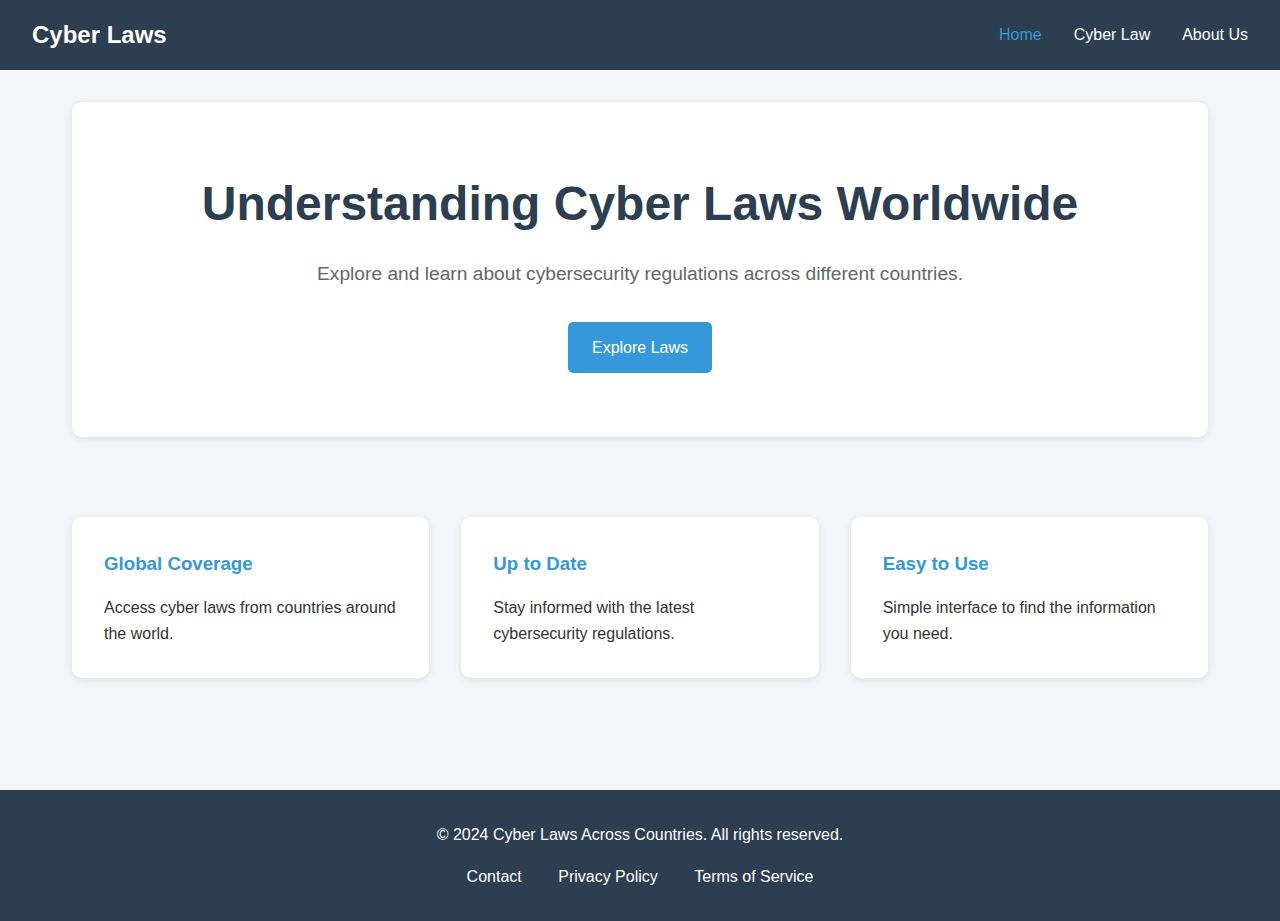
<file: index.html>
<!DOCTYPE html>
<html lang="en">
<head>
    <meta charset="UTF-8">
    <meta name="viewport" content="width=device-width, initial-scale=1.0">
    <title>Cyber Laws Across Countries</title>
    <link rel="stylesheet" href="styles/main.css">
    <link rel="stylesheet" href="styles/nav.css">
    <link rel="stylesheet" href="styles/home.css">
</head>
<body>
    <nav class="navbar">
        <div class="nav-brand">Cyber Laws</div>
        <button class="nav-toggle">
            <span class="hamburger"></span>
        </button>
        <ul class="nav-menu">
            <li><a href="index.html" class="active">Home</a></li>
            <li><a href="cyber-laws.html">Cyber Law</a></li>
            <li><a href="about.html">About Us</a></li>
        </ul>
    </nav>

    <main class="container">
        <section class="hero">
            <h1>Understanding Cyber Laws Worldwide</h1>
            <p>Explore and learn about cybersecurity regulations across different countries.</p>
            <a href="cyber-laws.html" class="cta-button">Explore Laws</a>
        </section>

        <section class="features">
            <div class="feature-card">
                <h3>Global Coverage</h3>
                <p>Access cyber laws from countries around the world.</p>
            </div>
            <div class="feature-card">
                <h3>Up to Date</h3>
                <p>Stay informed with the latest cybersecurity regulations.</p>
            </div>
            <div class="feature-card">
                <h3>Easy to Use</h3>
                <p>Simple interface to find the information you need.</p>
            </div>
        </section>
    </main>

    <footer>
        <p>&copy; 2024 Cyber Laws Across Countries. All rights reserved.</p>
        <div class="footer-links">
            <a href="mailto:contact@cyberlaws.com">Contact</a>
            <a href="#">Privacy Policy</a>
            <a href="#">Terms of Service</a>
        </div>
    </footer>

    <script src="js/nav.js"></script>
</body>
</html>
</file>
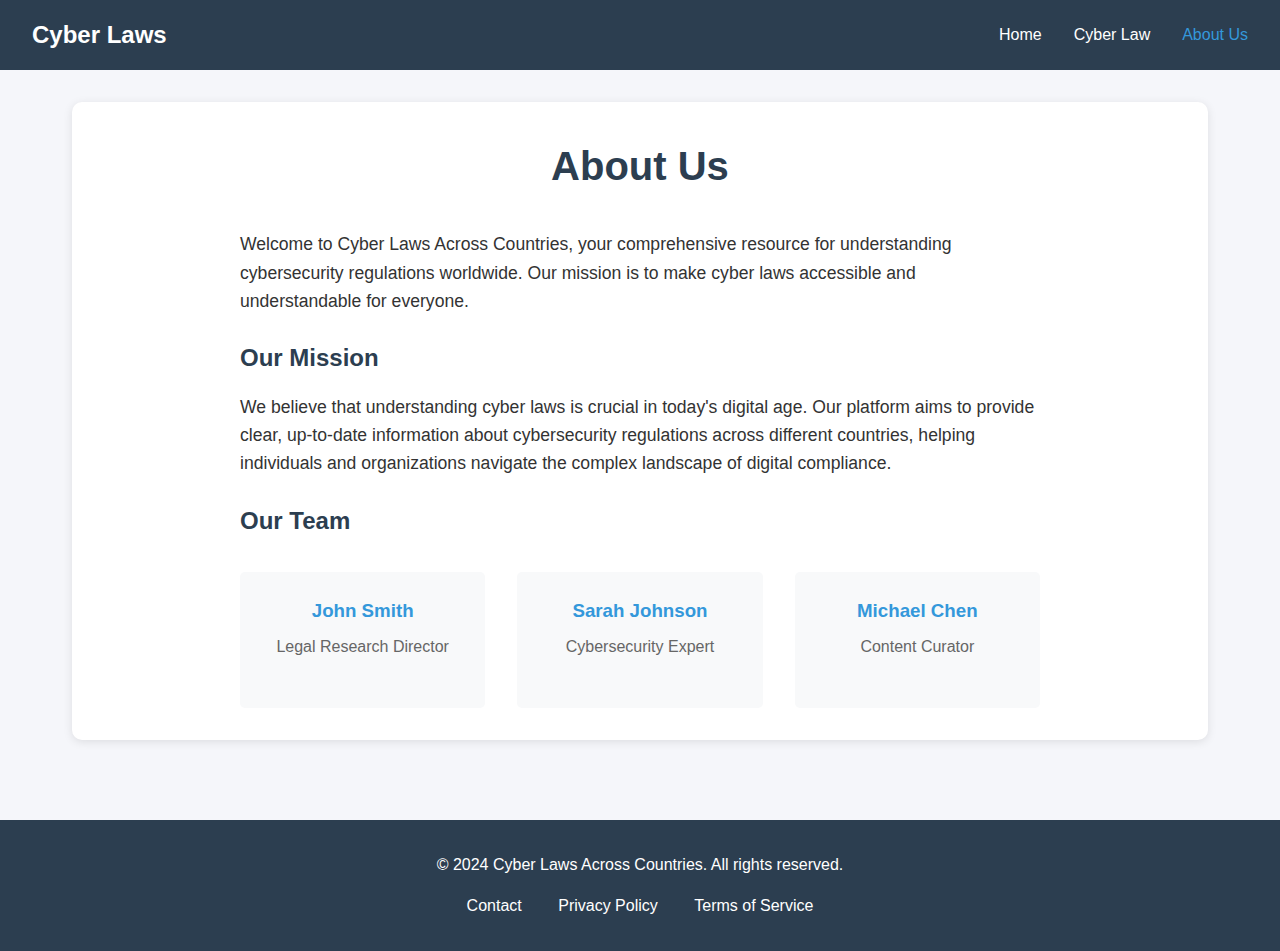
<file: about.html>
<!DOCTYPE html>
<html lang="en">
<head>
    <meta charset="UTF-8">
    <meta name="viewport" content="width=device-width, initial-scale=1.0">
    <title>About Us - Cyber Laws</title>
    <link rel="stylesheet" href="styles/main.css">
    <link rel="stylesheet" href="styles/nav.css">
    <link rel="stylesheet" href="styles/about.css">
</head>
<body>
    <nav class="navbar">
        <div class="nav-brand">Cyber Laws</div>
        <button class="nav-toggle">
            <span class="hamburger"></span>
        </button>
        <ul class="nav-menu">
            <li><a href="index.html">Home</a></li>
            <li><a href="cyber-laws.html">Cyber Law</a></li>
            <li><a href="about.html" class="active">About Us</a></li>
        </ul>
    </nav>

    <main class="container">
        <section class="about-section">
            <h1>About Us</h1>
            <div class="about-content">
                <p>Welcome to Cyber Laws Across Countries, your comprehensive resource for understanding cybersecurity regulations worldwide. Our mission is to make cyber laws accessible and understandable for everyone.</p>
                
                <h2>Our Mission</h2>
                <p>We believe that understanding cyber laws is crucial in today's digital age. Our platform aims to provide clear, up-to-date information about cybersecurity regulations across different countries, helping individuals and organizations navigate the complex landscape of digital compliance.</p>
                
                <h2>Our Team</h2>
                <div class="team-section">
                    <div class="team-member">
                        <h3>John Smith</h3>
                        <p>Legal Research Director</p>
                    </div>
                    <div class="team-member">
                        <h3>Sarah Johnson</h3>
                        <p>Cybersecurity Expert</p>
                    </div>
                    <div class="team-member">
                        <h3>Michael Chen</h3>
                        <p>Content Curator</p>
                    </div>
                </div>
            </div>
        </section>
    </main>

    <footer>
        <p>&copy; 2024 Cyber Laws Across Countries. All rights reserved.</p>
        <div class="footer-links">
            <a href="mailto:contact@cyberlaws.com">Contact</a>
            <a href="#">Privacy Policy</a>
            <a href="#">Terms of Service</a>
        </div>
    </footer>

    <script src="js/nav.js"></script>
</body>
</html>
</file>
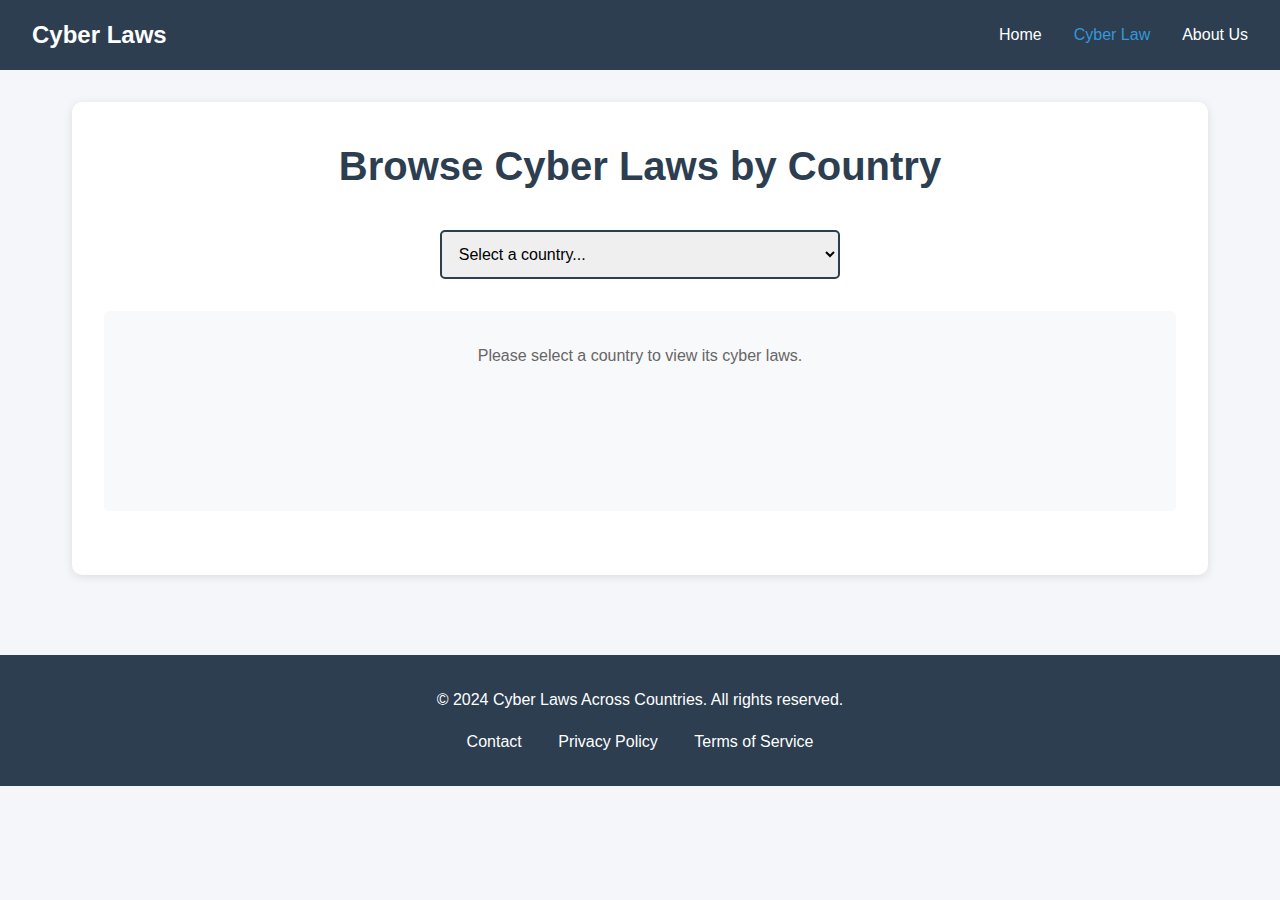
<file: cyber-laws.html>
<!DOCTYPE html>
<html lang="en">
<head>
    <meta charset="UTF-8">
    <meta name="viewport" content="width=device-width, initial-scale=1.0">
    <title>Cyber Laws - Browse Countries</title>
    <link rel="stylesheet" href="styles/main.css">
    <link rel="stylesheet" href="styles/nav.css">
    <link rel="stylesheet" href="styles/cyber-laws.css">
</head>
<body>
    <nav class="navbar">
        <div class="nav-brand">Cyber Laws</div>
        <button class="nav-toggle">
            <span class="hamburger"></span>
        </button>
        <ul class="nav-menu">
            <li><a href="index.html">Home</a></li>
            <li><a href="cyber-laws.html" class="active">Cyber Law</a></li>
            <li><a href="about.html">About Us</a></li>
        </ul>
    </nav>

    <main class="container">
        <section class="laws-section">
            <h1>Browse Cyber Laws by Country</h1>
            
            <div class="country-selector">
                <select id="countrySelect">
                    <option value="">Select a country...</option>
                </select>
            </div>

            <div id="lawsDisplay" class="laws-display">
                <p class="select-prompt">Please select a country to view its cyber laws.</p>
            </div>

            <!-- <div class="add-country-section">
                <h2>Add New Country Data</h2>
                <form id="addCountryForm">
                    <div class="form-group">
                        <label for="newCountry">Country Name:</label>
                        <input type="text" id="newCountry" required>
                    </div>
                    <div class="form-group">
                        <label for="newLaws">Laws (one per line):</label>
                        <textarea id="newLaws" rows="5" required></textarea>
                    </div>
                    <button type="submit" class="submit-button">Add Country</button>
                </form>
            </div> -->
        </section>
    </main>

    <footer>
        <p>&copy; 2024 Cyber Laws Across Countries. All rights reserved.</p>
        <div class="footer-links">
            <a href="mailto:contact@cyberlaws.com">Contact</a>
            <a href="#">Privacy Policy</a>
            <a href="#">Terms of Service</a>
        </div>
    </footer>

    <script src="js/nav.js"></script>
    <script type="module" src="js/cyber-laws.js"></script>
</body>
</html>
</file>
<file: styles/main.css>
:root {
    --primary-color: #2c3e50;
    --secondary-color: #3498db;
    --accent-color: #e74c3c;
    --text-color: #333;
    --background-color: #f5f6fa;
    --card-background: #ffffff;
    --transition-speed: 0.3s;
}

* {
    margin: 0;
    padding: 0;
    box-sizing: border-box;
}

body {
    font-family: 'Segoe UI', Tahoma, Geneva, Verdana, sans-serif;
    line-height: 1.6;
    color: var(--text-color);
    background-color: var(--background-color);
}

.container {
    max-width: 1200px;
    margin: 0 auto;
    padding: 2rem;
}

h1, h2, h3 {
    color: var(--primary-color);
    margin-bottom: 1rem;
}

h1 {
    font-size: 2.5rem;
    text-align: center;
    margin-bottom: 2rem;
}

.cta-button {
    display: inline-block;
    padding: 0.8rem 1.5rem;
    background-color: var(--secondary-color);
    color: white;
    text-decoration: none;
    border-radius: 5px;
    transition: background-color var(--transition-speed);
}

.cta-button:hover {
    background-color: #2980b9;
}

footer {
    background-color: var(--primary-color);
    color: white;
    padding: 2rem;
    text-align: center;
    margin-top: 3rem;
}

.footer-links {
    margin-top: 1rem;
}

.footer-links a {
    color: white;
    text-decoration: none;
    margin: 0 1rem;
    transition: color var(--transition-speed);
}

.footer-links a:hover {
    color: var(--secondary-color);
}

@media (max-width: 768px) {
    .container {
        padding: 1rem;
    }

    h1 {
        font-size: 2rem;
    }
}
</file>
<file: styles/nav.css>
.navbar {
    background-color: var(--primary-color);
    padding: 1rem 2rem;
    position: sticky;
    top: 0;
    z-index: 1000;
    display: flex;
    justify-content: space-between;
    align-items: center;
}

.nav-brand {
    color: white;
    font-size: 1.5rem;
    font-weight: bold;
}

.nav-menu {
    display: flex;
    list-style: none;
    margin: 0;
    padding: 0;
}

.nav-menu li {
    margin-left: 2rem;
}

.nav-menu a {
    color: white;
    text-decoration: none;
    transition: color var(--transition-speed);
}

.nav-menu a:hover,
.nav-menu a.active {
    color: var(--secondary-color);
}

.nav-toggle {
    display: none;
    background: none;
    border: none;
    cursor: pointer;
    padding: 0;
}

.hamburger {
    display: block;
    width: 25px;
    height: 3px;
    background-color: white;
    position: relative;
    transition: all var(--transition-speed);
}

.hamburger::before,
.hamburger::after {
    content: '';
    position: absolute;
    width: 100%;
    height: 3px;
    background-color: white;
    transition: all var(--transition-speed);
}

.hamburger::before {
    top: -8px;
}

.hamburger::after {
    bottom: -8px;
}

/* Hamburger animation */
.hamburger.active {
    background-color: transparent;
}

.hamburger.active::before {
    top: 0;
    transform: rotate(45deg);
}

.hamburger.active::after {
    bottom: 0;
    transform: rotate(-45deg);
}

@media (max-width: 768px) {
    .nav-toggle {
        display: block;
    }

    .nav-menu {
        display: none;
        position: absolute;
        top: 100%;
        left: 0;
        right: 0;
        background-color: var(--primary-color);
        flex-direction: column;
        padding: 1rem;
        text-align: center;
        box-shadow: 0 2px 5px rgba(0, 0, 0, 0.2);
    }

    .nav-menu.active {
        display: flex;
    }

    .nav-menu li {
        margin: 1rem 0;
    }

    .nav-menu a {
        display: block;
        padding: 0.5rem 0;
    }
}
</file>
<file: styles/home.css>
.hero {
    text-align: center;
    padding: 4rem 0;
    background-color: var(--card-background);
    border-radius: 10px;
    box-shadow: 0 2px 10px rgba(0, 0, 0, 0.1);
    margin-bottom: 3rem;
}

.hero h1 {
    font-size: 3rem;
    margin-bottom: 1rem;
}

.hero p {
    font-size: 1.2rem;
    color: #666;
    margin-bottom: 2rem;
}

.features {
    display: grid;
    grid-template-columns: repeat(auto-fit, minmax(250px, 1fr));
    gap: 2rem;
    padding: 2rem 0;
}

.feature-card {
    background-color: var(--card-background);
    padding: 2rem;
    border-radius: 10px;
    box-shadow: 0 2px 10px rgba(0, 0, 0, 0.1);
    transition: transform var(--transition-speed);
}

.feature-card:hover {
    transform: translateY(-5px);
}

.feature-card h3 {
    color: var(--secondary-color);
    margin-bottom: 1rem;
}

@media (max-width: 768px) {
    .hero {
        padding: 2rem 1rem;
    }

    .hero h1 {
        font-size: 2rem;
    }

    .features {
        grid-template-columns: 1fr;
        gap: 1rem;
    }
}
</file>
<file: styles/about.css>
.about-section {
    background-color: var(--card-background);
    padding: 2rem;
    border-radius: 10px;
    box-shadow: 0 2px 10px rgba(0, 0, 0, 0.1);
}

.about-content {
    max-width: 800px;
    margin: 0 auto;
}

.about-content p {
    margin-bottom: 1.5rem;
    font-size: 1.1rem;
}

.team-section {
    display: grid;
    grid-template-columns: repeat(auto-fit, minmax(200px, 1fr));
    gap: 2rem;
    margin-top: 2rem;
}

.team-member {
    text-align: center;
    padding: 1.5rem;
    background-color: #f8f9fa;
    border-radius: 5px;
    transition: transform var(--transition-speed);
}

.team-member:hover {
    transform: translateY(-5px);
}

.team-member h3 {
    color: var(--secondary-color);
    margin-bottom: 0.5rem;
}

.team-member p {
    color: #666;
    font-size: 1rem;
}

@media (max-width: 768px) {
    .about-section {
        padding: 1rem;
    }

    .team-section {
        grid-template-columns: 1fr;
        gap: 1rem;
    }
}
</file>
<file: styles/cyber-laws.css>
.laws-section {
    background-color: var(--card-background);
    padding: 2rem;
    border-radius: 10px;
    box-shadow: 0 2px 10px rgba(0, 0, 0, 0.1);
}

.country-selector {
    margin: 2rem 0;
}

#countrySelect {
    width: 100%;
    max-width: 400px;
    padding: 0.8rem;
    border: 2px solid var(--primary-color);
    border-radius: 5px;
    font-size: 1rem;
    margin: 0 auto;
    display: block;
}

.laws-display {
    margin: 2rem 0;
    padding: 2rem;
    background-color: #f8f9fa;
    border-radius: 5px;
    min-height: 200px;
}

.select-prompt {
    text-align: center;
    color: #666;
}

.law-item {
    margin-bottom: 1rem;
    padding: 1rem;
    background-color: white;
    border-radius: 5px;
    box-shadow: 0 1px 3px rgba(0, 0, 0, 0.1);
}

.add-country-section {
    margin-top: 3rem;
    padding-top: 2rem;
    border-top: 2px solid #eee;
}

.form-group {
    margin-bottom: 1.5rem;
}

.form-group label {
    display: block;
    margin-bottom: 0.5rem;
    color: var(--primary-color);
}

.form-group input,
.form-group textarea {
    width: 100%;
    padding: 0.8rem;
    border: 1px solid #ddd;
    border-radius: 5px;
    font-size: 1rem;
}

.submit-button {
    background-color: var(--secondary-color);
    color: white;
    padding: 0.8rem 1.5rem;
    border: none;
    border-radius: 5px;
    cursor: pointer;
    transition: background-color var(--transition-speed);
}

.submit-button:hover {
    background-color: #2980b9;
}

@media (max-width: 768px) {
    .laws-section {
        padding: 1rem;
    }

    .laws-display {
        padding: 1rem;
    }
}
</file>
